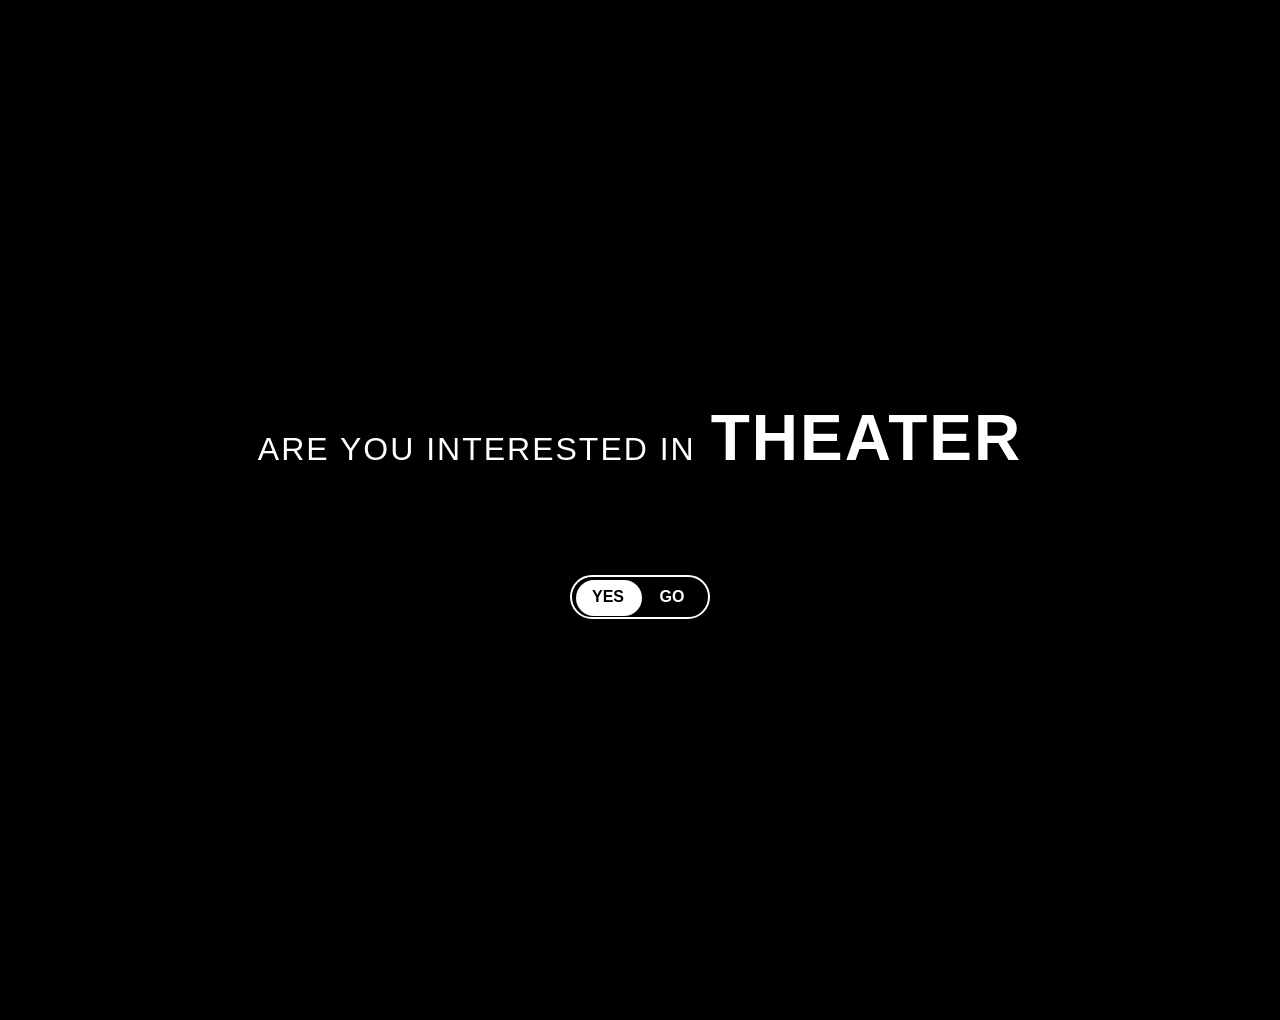
<file: index.html>
<!DOCTYPE html>
<html lang="zh-CN">
<head>
    <meta charset="UTF-8">
    <meta name="viewport" content="width=device-width, initial-scale=1.0">
    <title>Interest Check</title>

    <link rel="stylesheet" href="style.css">
    <link rel="stylesheet" href="ui.css">
</head>

<body class="dark-mode">

    <header class="title-group">
        <span class="title-thin">ARE YOU INTERESTED IN</span>
        <span class="title-thick">THEATER</span>
    </header>

    <div class="toggle-wrapper toggle-dark" id="myToggle">
        <div class="toggle-slider"></div>
        <span class="toggle-text text-left">YES</span>
        <span class="toggle-text text-right">GO</span>
    </div>

    <script>
        // click → animate → next page
        document.getElementById('myToggle').addEventListener('click', function () {
            this.classList.add('active');
            setTimeout(() => {
                window.location.href = 'page2.html';
            }, 500);
        });
    </script>

</body>
</html>
</file>
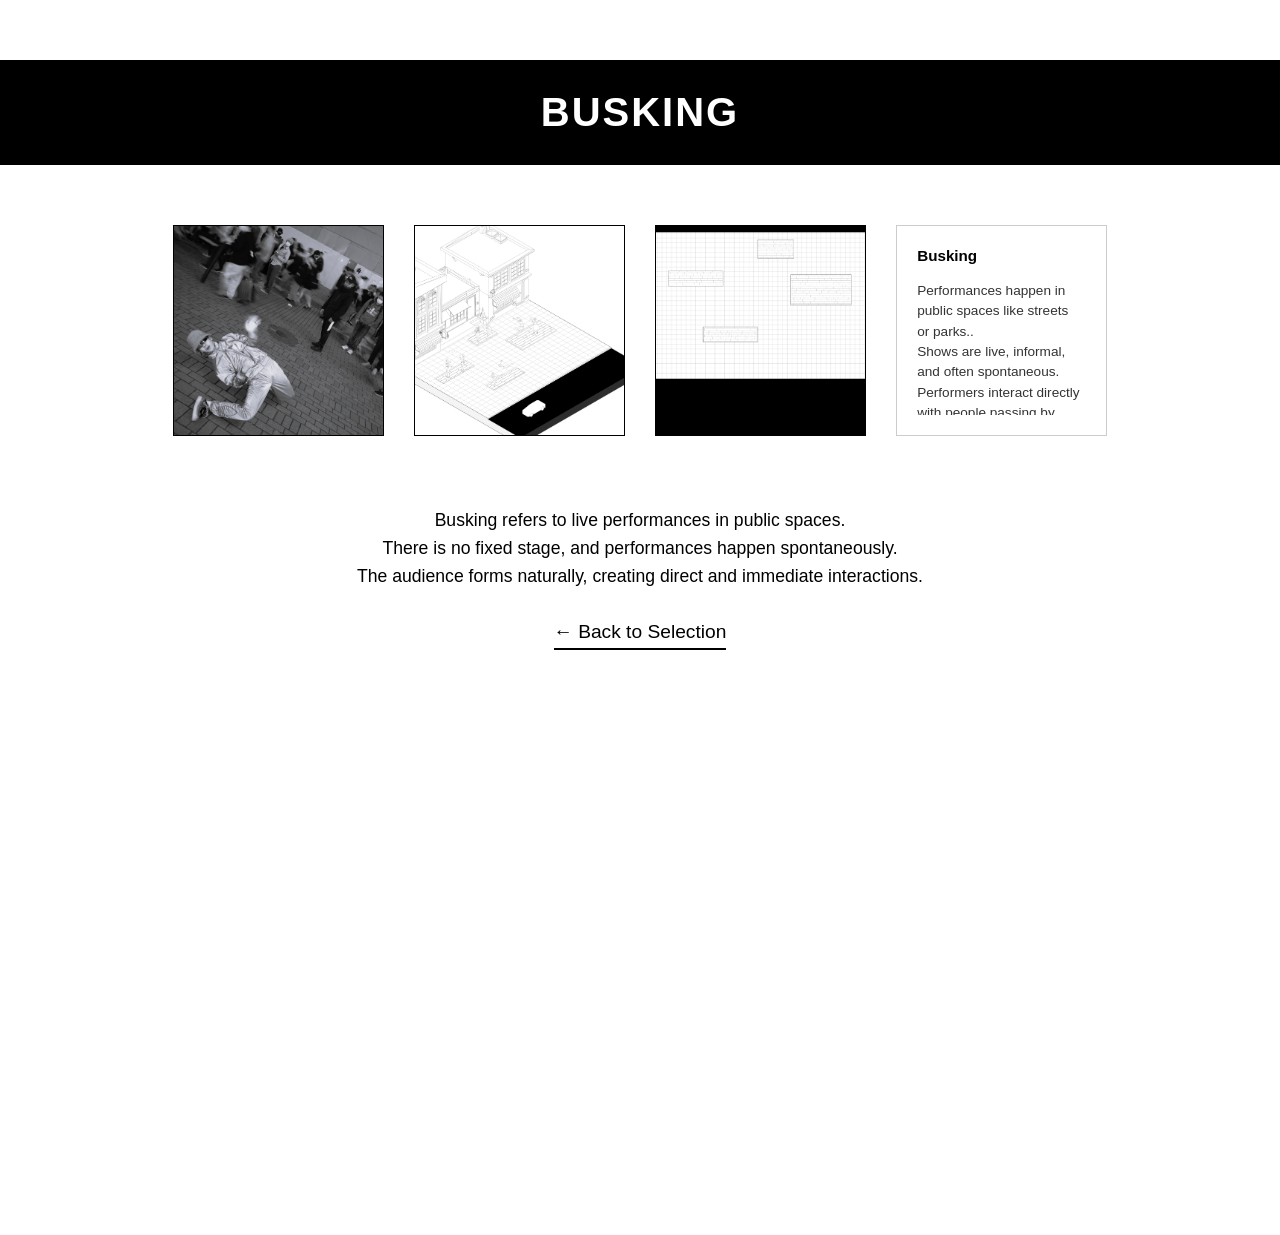
<file: busking.html>
<!DOCTYPE html>
<html lang="zh-CN">
<head>
    <meta charset="UTF-8">
    <meta name="viewport" content="width=device-width, initial-scale=1.0">
    <title>Busking</title>
    <link rel="stylesheet" href="style.css">
    <link rel="stylesheet" href="ui.css">
    <style>
        
 .detail-img-box, .detail-info-box {
            width: 16.5%; 
        }
        .detail-row {
            justify-content: center;
            gap: 30px;
        }
    </style>
</head>
<body>

    <div class="detail-header">BUSKING</div>

    <div class="detail-container">
        
        <div class="detail-row">
            <div class="detail-img-box"><img src="bus1.jpg" alt="JPG"></div>
            <div class="detail-img-box"><img src="bus11.jpg" alt="JPG"></div>
            <div class="detail-img-box"><img src="bus12.jpg" alt="JPG"></div>
      <div class="detail-info-box">
            <div class="box-title">Busking</div>
            <div class="box-text">
            Performances happen in public spaces like streets or parks..<br>
            Shows are live, informal, and often spontaneous.<br>
            Performers interact directly with people passing by.
            </div>
    </div>

    <div class="detail-footer-section">
            <p class="detail-footer-text">
           Busking refers to live performances in public spaces.<br>
           There is no fixed stage, and performances happen spontaneously.<br>
           The audience forms naturally, creating direct and immediate interactions.
            </p>
        <a href="page2.html" class="back-link">← Back to Selection</a>
        </div>
    </div>
</body>
</html>
</file>
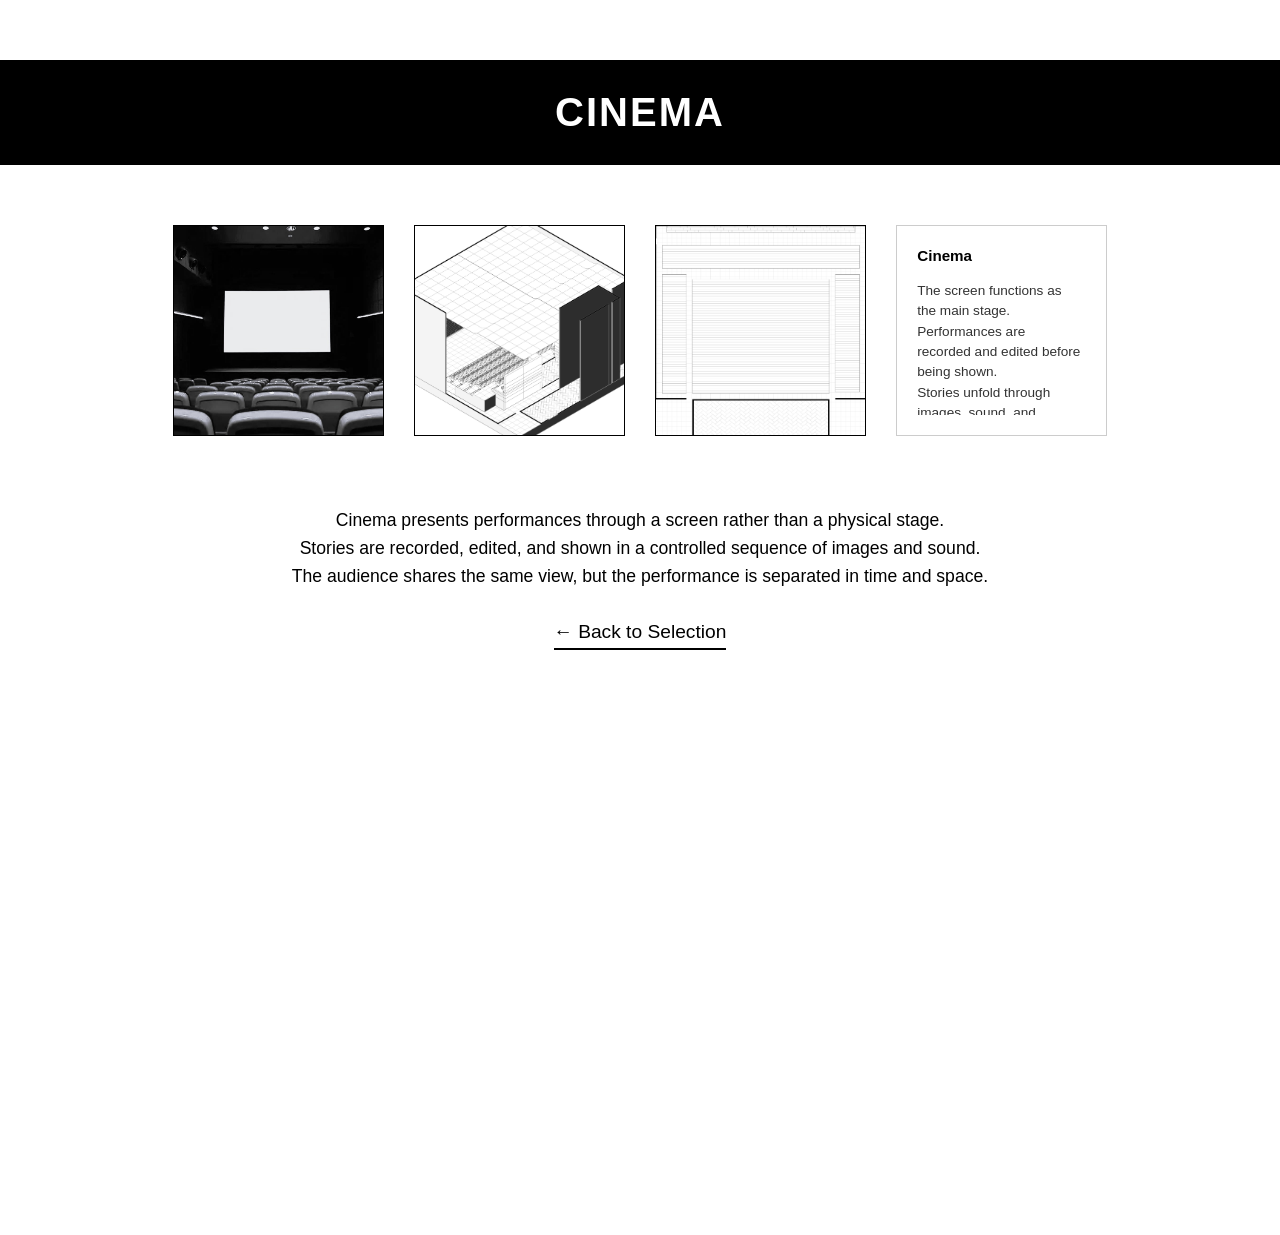
<file: cinema.html>
<!DOCTYPE html>
<html lang="zh-CN">
<head>
    <meta charset="UTF-8">
    <meta name="viewport" content="width=device-width, initial-scale=1.0">
    <title>Cinema</title>
    <link rel="stylesheet" href="style.css">
    <link rel="stylesheet" href="ui.css">
    <style>
        
 .detail-img-box, .detail-info-box {
            width: 16.5%; 
        }
        .detail-row {
            justify-content: center;
            gap: 30px;
        }
    </style>
</head>
<body>

    <div class="detail-header">CINEMA</div>

    <div class="detail-container">
        
        <div class="detail-row">
            <div class="detail-img-box"><img src="cin1.jpg" alt="JPG"></div>
            <div class="detail-img-box"><img src="cin11.jpg" alt="JPG"></div>
            <div class="detail-img-box"><img src="cin12.jpg" alt="JPG"></div>
      <div class="detail-info-box">
            <div class="box-title">Cinema</div>
            <div class="box-text">
            The screen functions as the main stage.<br>
            Performances are recorded and edited before being shown.<br>
            Stories unfold through images, sound, and cinematic techniques.
            </div>
    </div>

    <div class="detail-footer-section">
            <p class="detail-footer-text">
           Cinema presents performances through a screen rather than a physical stage.<br>
           Stories are recorded, edited, and shown in a controlled sequence of images and sound.<br>
           The audience shares the same view, but the performance is separated in time and space.
            </p>
        <a href="page2.html" class="back-link">← Back to Selection</a>
        </div>
    </div>
</body>
</html>
</file>
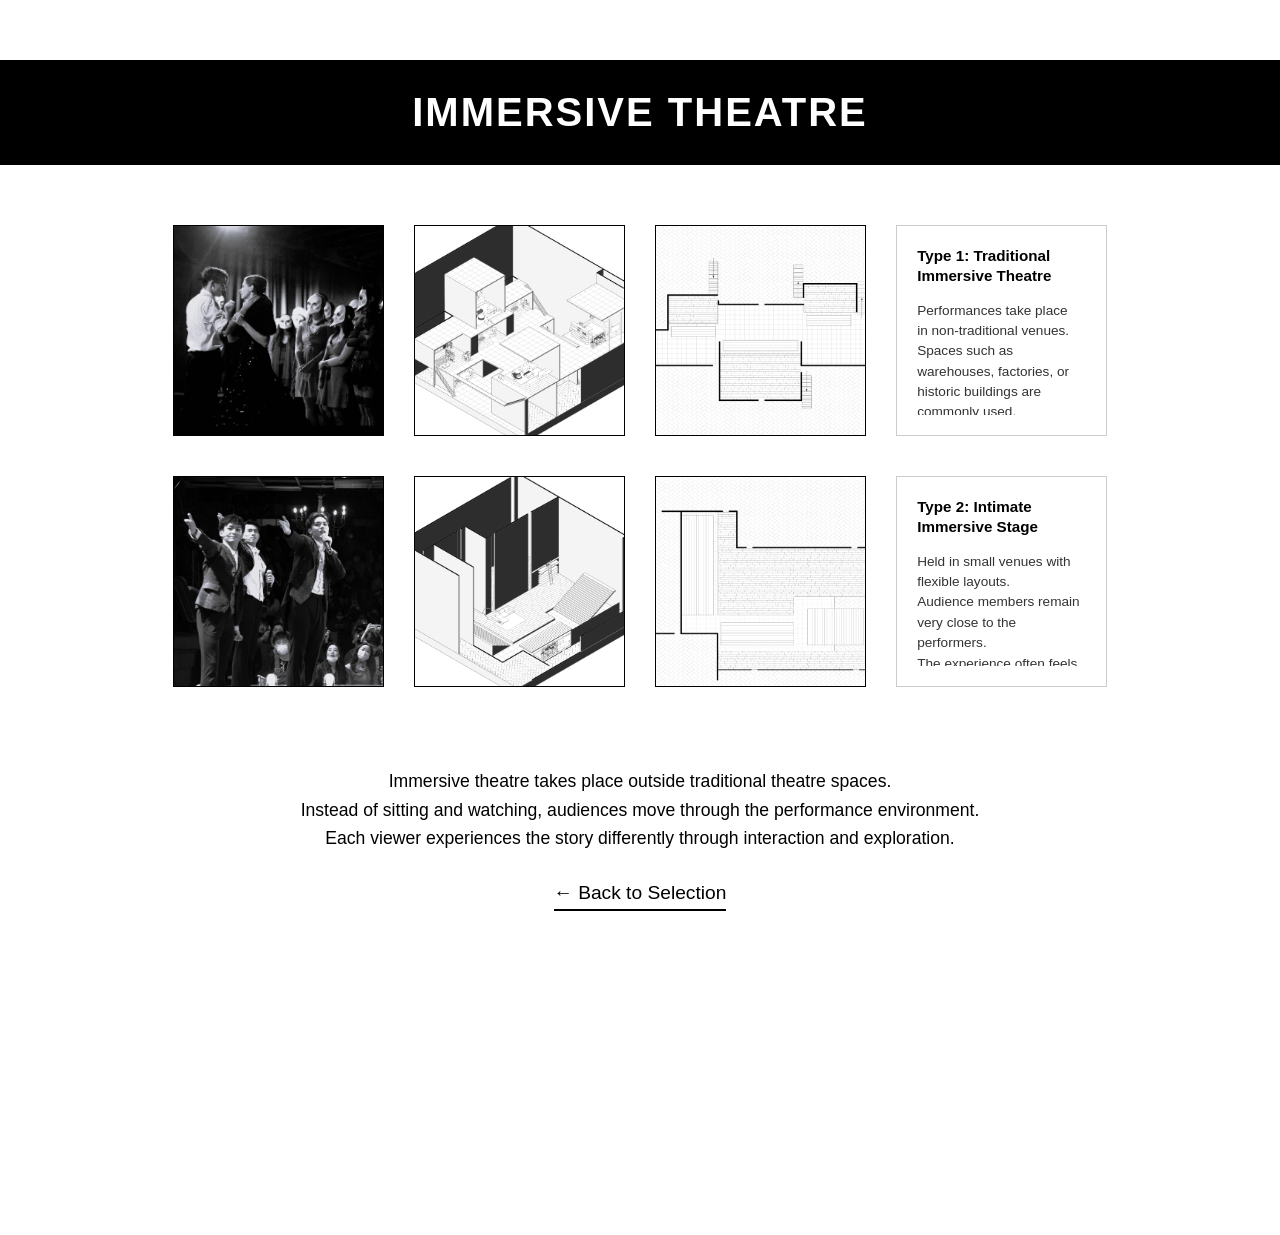
<file: immersive.html>
<!DOCTYPE html>
<html lang="zh-CN">
<head>
    <meta charset="UTF-8">
    <meta name="viewport" content="width=device-width, initial-scale=1.0">
    <title>Immersive Theatre</title>

    <link rel="stylesheet" href="style.css">
    <link rel="stylesheet" href="ui.css">
</head>
<body>

    <div class="detail-header">IMMERSIVE THEATRE</div>

    <div class="detail-container">

        <div class="detail-row">
            <div class="detail-img-box">
                <img src="im1.jpg" alt="Traditional Immersive Photo">
            </div>
            <div class="detail-img-box">
                <img src="im11.jpg" alt="Traditional Immersive Axonometric">
            </div>
            <div class="detail-img-box">
                <img src="im12.jpg" alt="Traditional Immersive Plan">
            </div>

            <div class="detail-info-box">
                <div class="box-title">Type 1: Traditional Immersive Theatre</div>
                <div class="box-text">
                    Performances take place in non-traditional venues.<br>
                    Spaces such as warehouses, factories, or historic buildings are commonly used.<br>
                    The audience moves freely and interacts with scenes and performers.
                </div>
            </div>
        </div>

        <div class="detail-row">
            <div class="detail-img-box">
                <img src="im2.jpg" alt="Intimate Immersive Photo">
            </div>
            <div class="detail-img-box">
                <img src="im21.jpg" alt="Intimate Immersive Axonometric">
            </div>
            <div class="detail-img-box">
                <img src="im22.jpg" alt="Intimate Immersive Plan">
            </div>

            <div class="detail-info-box">
                <div class="box-title">Type 2: Intimate Immersive Stage</div>
                <div class="box-text">
                    Held in small venues with flexible layouts.<br>
                    Audience members remain very close to the performers.<br>
                    The experience often feels personal and direct.
                </div>
            </div>
        </div>

        <div class="detail-footer-section">
            <p class="detail-footer-text">
                Immersive theatre takes place outside traditional theatre spaces.<br>
                Instead of sitting and watching, audiences move through the performance environment.<br>
                Each viewer experiences the story differently through interaction and exploration.
            </p>

            <a href="page2.html" class="back-link">← Back to Selection</a>
        </div>

    </div>

</body>
</html>
</file>
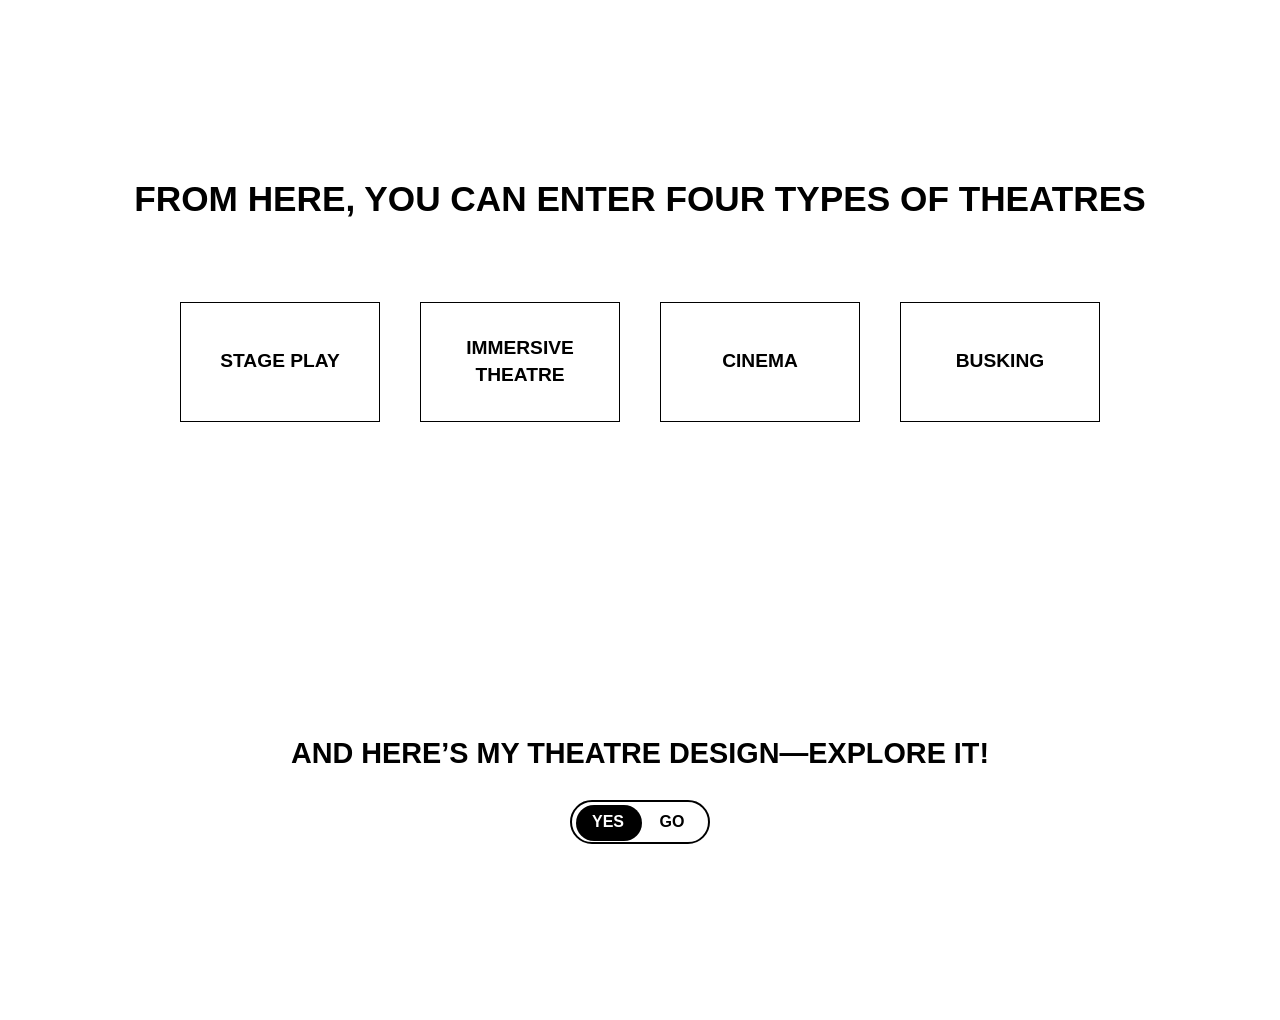
<file: page2.html>
<!DOCTYPE html>
<html lang="zh-CN">
<head>
    <meta charset="UTF-8">
    <meta name="viewport" content="width=device-width, initial-scale=1.0">
    <title>Select Type</title>

    <link rel="stylesheet" href="style.css">
    <link rel="stylesheet" href="ui.css">
</head>

<body>

    <header class="text-level-1" style="margin-bottom: 80px;">
        FROM HERE, YOU CAN ENTER FOUR TYPES OF THEATRES
    </header>

    <main class="options-container">
        <div class="ui-portfolio-box" data-link="stage_play.html">
            <span class="text-level-3">STAGE PLAY</span>
        </div>

        <div class="ui-portfolio-box" data-link="immersive.html">
            <span class="text-level-3">IMMERSIVE<br>THEATRE</span>
        </div>

        <div class="ui-portfolio-box" data-link="cinema.html">
            <span class="text-level-3">CINEMA</span>
        </div>

        <div class="ui-portfolio-box" data-link="busking.html">
            <span class="text-level-3">BUSKING</span>
        </div>
    </main>

    <div class="spacer-huge"></div>

    <section class="text-level-2" style="margin-bottom: 30px;">
        AND HERE’S MY THEATRE DESIGN—EXPLORE IT!
    </section>

    <div class="toggle-wrapper toggle-light" id="bottomToggle">
        <div class="toggle-slider"></div>
        <span class="toggle-text text-left">YES</span>
        <span class="toggle-text text-right">GO</span>
    </div>

    <script>
        document.querySelectorAll('.ui-portfolio-box').forEach(function (box) {
            box.addEventListener('click', function () {
                const target = this.getAttribute('data-link');
                this.classList.add('clicked');

                setTimeout(function () {
                    window.location.href = target;
                }, 300);
            });
        });

        document.getElementById('bottomToggle').addEventListener('click', function () {
            this.classList.add('active');

            setTimeout(function () {
                window.location.href = 'https://feiyun17.github.io/Blurring-boundaries_thertergit/';
            }, 500);
        });
    </script>

</body>
</html>
</file>
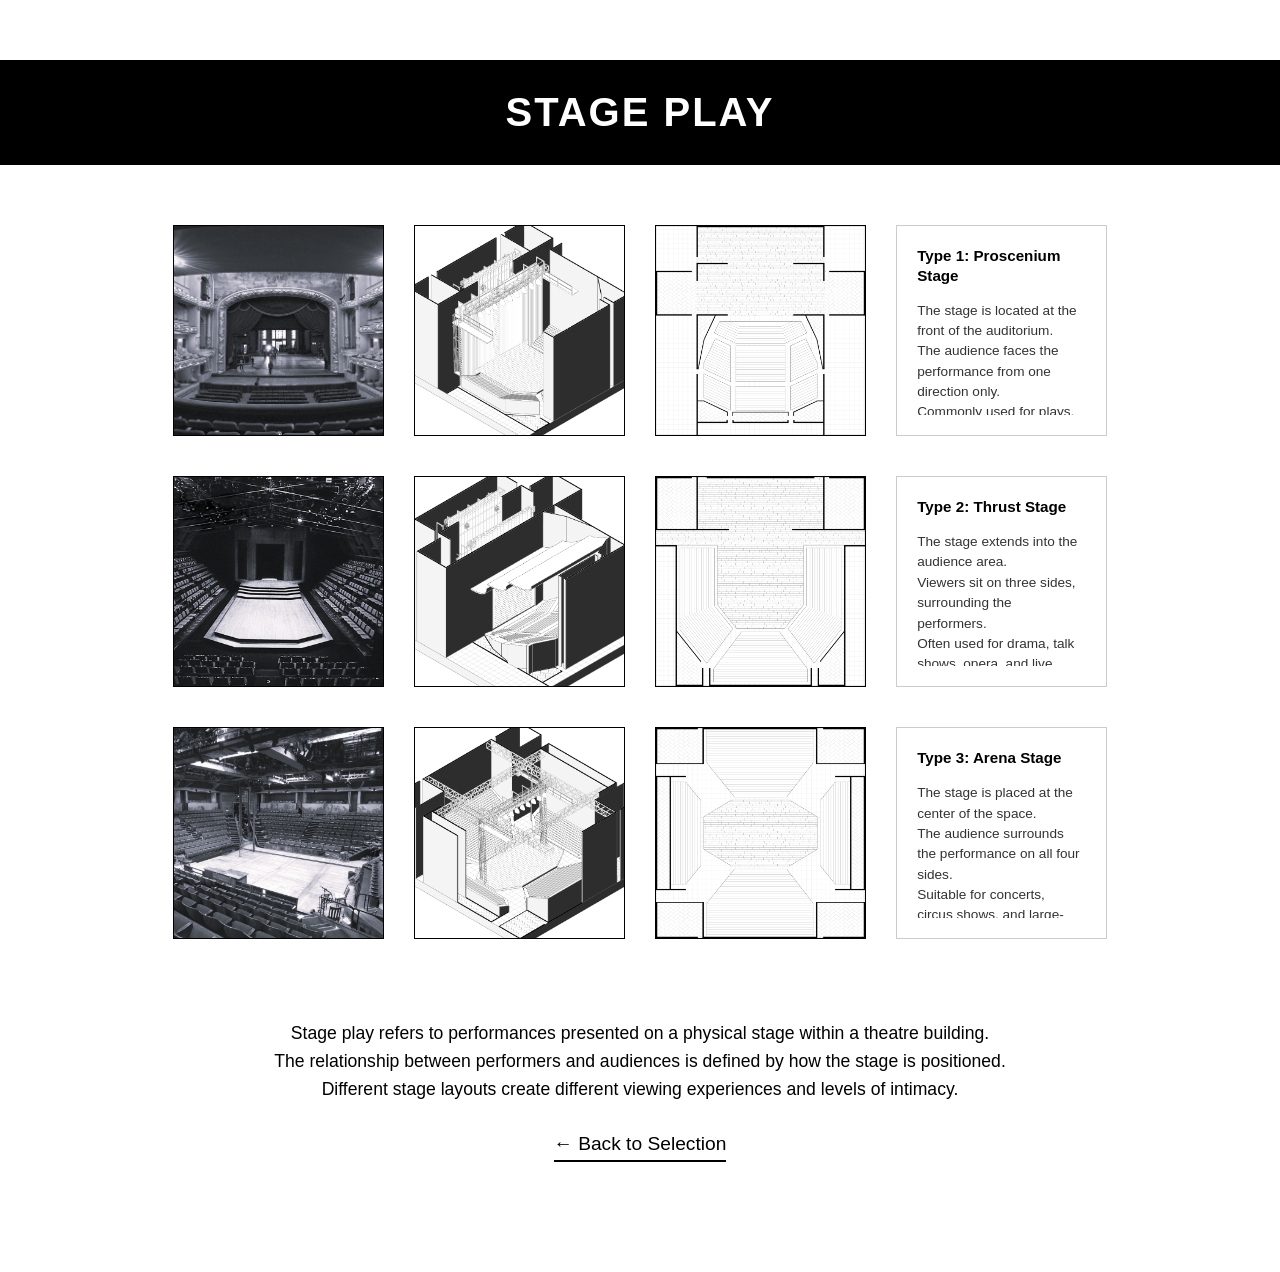
<file: stage_play.html>
<!DOCTYPE html>
<html lang="zh-CN">
<head>
    <meta charset="UTF-8">
    <meta name="viewport" content="width=device-width, initial-scale=1.0">
    <title>Stage Play</title>

    <link rel="stylesheet" href="style.css">
    <link rel="stylesheet" href="ui.css">
</head>
<body>

    <div class="detail-header">STAGE PLAY</div>

    <div class="detail-container">

        <div class="detail-row">
            <div class="detail-img-box">
                <img src="st1.jpg" alt="Proscenium Photo">
            </div>
            <div class="detail-img-box">
                <img src="st11.jpg" alt="Proscenium Axonometric">
            </div>
            <div class="detail-img-box">
                <img src="st12.jpg" alt="Proscenium Plan">
            </div>

            <div class="detail-info-box">
                <div class="box-title">Type 1: Proscenium Stage</div>
                <div class="box-text">
                    The stage is located at the front of the auditorium.<br>
                    The audience faces the performance from one direction only.<br>
                    Commonly used for plays, musicals, opera, and formal stage productions.
                </div>
            </div>
        </div>

        <div class="detail-row">
            <div class="detail-img-box">
                <img src="st2.jpg" alt="Thrust Photo">
            </div>
            <div class="detail-img-box">
                <img src="st21.jpg" alt="Thrust Axonometric">
            </div>
            <div class="detail-img-box">
                <img src="st22.jpg" alt="Thrust Plan">
            </div>

            <div class="detail-info-box">
                <div class="box-title">Type 2: Thrust Stage</div>
                <div class="box-text">
                    The stage extends into the audience area.<br>
                    Viewers sit on three sides, surrounding the performers.<br>
                    Often used for drama, talk shows, opera, and live concerts.
                </div>
            </div>
        </div>

        <div class="detail-row">
            <div class="detail-img-box">
                <img src="st3.jpg" alt="Arena Photo">
            </div>
            <div class="detail-img-box">
                <img src="st31.jpg" alt="Arena Axonometric">
            </div>
            <div class="detail-img-box">
                <img src="st32.jpg" alt="Arena Plan">
            </div>

            <div class="detail-info-box">
                <div class="box-title">Type 3: Arena Stage</div>
                <div class="box-text">
                    The stage is placed at the center of the space.<br>
                    The audience surrounds the performance on all four sides.<br>
                    Suitable for concerts, circus shows, and large-scale events.
                </div>
            </div>
        </div>

        <div class="detail-footer-section">
            <p class="detail-footer-text">
                Stage play refers to performances presented on a physical stage within a theatre building.<br>
                The relationship between performers and audiences is defined by how the stage is positioned.<br>
                Different stage layouts create different viewing experiences and levels of intimacy.
            </p>

            <a href="page2.html" class="back-link">← Back to Selection</a>
        </div>

    </div>

</body>
</html>
</file>
<file: style.css>
body {
    margin: 0;
    min-height: 100vh;
    font-family: 'Microsoft JhengHei', 'Microsoft YaHei', sans-serif;
    color: #000000;

    /* 页面整体居中 */
    display: flex;
    flex-direction: column;
    align-items: center;
    justify-content: center;

    padding-top: 60px;
    padding-bottom: 60px;
}

/* 深色背景 */
body.dark-mode {
    background-color: #000000;
    color: #ffffff;
}

.text-level-1 {
    font-size: 2.2rem;
    font-weight: 900;
    text-align: center;
    width: 90%;
    margin-bottom: 60px;
    text-transform: uppercase;
    line-height: 1.3;   /* 行距稍微收紧 */
}

.text-level-2 {
    font-size: 1.8rem;
    font-weight: 800;
    text-align: center;
    width: 90%;
    margin-bottom: 40px;
    text-transform: uppercase;
}

.text-level-3 {
    font-size: 1.2rem;
    font-weight: bold;
    line-height: 1.4;
    text-align: center;
    margin: 0;
    text-transform: uppercase;
}

/* 标题组合用 */
.title-group {
    display: flex;
    align-items: baseline;
    gap: 15px;
    flex-wrap: wrap;
    justify-content: center;
    margin-bottom: 100px;
}

.title-thin {
    font-size: 2rem;
    font-weight: 300;
    letter-spacing: 2px;
}

.title-thick {
    font-size: 4rem;
    font-weight: 900;
    letter-spacing: 2px;
}
</file>
<file: ui.css>
/* 1. 首页和选项页 */
.options-container {
    display: flex;        /* 横向排列 */
    gap: 40px;            /* 间距 */
    flex-wrap: wrap;      /* 换行 */
    justify-content: center; 
    width: 100%;
    max-width: 1200px;
}

.ui-portfolio-box {
    display: flex;
    flex-direction: column;
    justify-content: center; 
    align-items: center;   
    width: 200px;
    height: 120px;
    background-color: #fff;
    border: 1.5px solid #000;
    border-radius: 0;
    text-decoration: none;
    color: #000;
    cursor: pointer;
    transition: background-color 0.3s, color 0.3s;
    user-select: none;
    box-sizing: border-box;
}

.ui-portfolio-box:hover { background-color: #f0f0f0; }

.ui-portfolio-box.clicked {
    background-color: #000;
    color: #fff;
    border-color: #000;
}

.ui-portfolio-box.clicked .text-level-3 { color: #fff; }


/* 2. 滑动开关 */
.toggle-wrapper {
    position: relative;
    width: 140px;
    height: 44px;
    border-radius: 50px;
    cursor: pointer;
    display: flex;
    align-items: center;
    justify-content: space-between;
    padding: 0 4px;
    box-sizing: border-box;
    overflow: hidden;
    user-select: none;
    z-index: 10;
}

.toggle-slider {
    position: absolute;
    top: 3px;
    left: 4px;
    width: 66px;
    height: 36px;
    border-radius: 50px;
    transition: left 0.5s cubic-bezier(0.68, -0.55, 0.27, 1.55);
    z-index: 0;
}

.toggle-wrapper.active .toggle-slider { left: 68px; }

.toggle-text {
    position: relative;
    z-index: 1;
    width: 50%;
    text-align: center;
    font-size: 1rem;
    font-weight: bold;
    transition: color 0.3s;
    line-height: 44px;
}

/* 暗色模式 */
.toggle-dark { border: 2px solid #fff; background: transparent; }
.toggle-dark .toggle-slider { background: #fff; }
.toggle-dark .text-left { color: #000 !important; }
.toggle-dark .text-right { color: #fff !important; }
.toggle-dark.active .text-left { color: #fff !important; }
.toggle-dark.active .text-right { color: #000 !important; }

/* 亮色模式 */
.toggle-light { border: 2px solid #000; background: transparent; }
.toggle-light .toggle-slider { background: #000; }
.toggle-light .text-left { color: #fff !important; }
.toggle-light .text-right { color: #000 !important; }
.toggle-light.active .text-left { color: #000 !important; }
.toggle-light.active .text-right { color: #fff !important; }


/* 3. 间距 */
.spacer-huge { height: 35vh; min-height: 300px; width: 100%; }
.spacer-medium { height: 200px; width: 100%; }
.spacer-large { height: 120px; width: 100%; }


/* 4. 详情页 */
.detail-header {
    width: 100%;
    background: #000;
    color: #fff;
    padding: 30px 0;
    text-align: center;
    font-size: 2.5rem;
    font-weight: 900;
    text-transform: uppercase;
    letter-spacing: 2px;
    margin-bottom: 60px;
}

.detail-container {
    display: flex;
    flex-direction: column;
    justify-content: flex-start; 
    gap: 40px; 
    min-height: 100vh;
    padding-bottom: 50px; 
}

.detail-row {
    display: flex;
    justify-content: center;
    align-items: flex-start; 
    gap: 30px;
    flex-wrap: wrap;
}

.detail-img-box, 
.detail-info-box {
    width: 16.5%;         
    aspect-ratio: 1 / 1;  
    border: 1px solid #000;
    box-sizing: border-box;
}

.detail-img-box {
    background: #f9f9f9;
    display: flex;
    justify-content: center;
    align-items: center;
    overflow: hidden;
}
.detail-img-box img {
    width: 100%;
    height: 100%;
    object-fit: cover;
}

.detail-info-box {
    border: 1px solid #ccc;
    background: #fff;
    display: flex;
    flex-direction: column; 
    padding: 20px;          
    overflow: hidden;  
}

.box-title {
    font-weight: bold;
    font-size: 0.95rem;
    line-height: 1.3;
    color: #000;
    margin-bottom: 15px;    
    flex-shrink: 0;
    width: 100%;
}

.box-text {
    font-size: 0.85rem;
    line-height: 1.5;
    color: #333;
    flex-grow: 1;           
    overflow-y: auto;       
    padding-right: 5px;     
}

.box-text::-webkit-scrollbar {
    width: 4px; 
}
.box-text::-webkit-scrollbar-thumb {
    background: #ccc;
    border-radius: 4px;
}

.detail-footer-text {
    max-width: 800px;
    text-align: center;
    font-size: 1.1rem;
    line-height: 1.6;
    margin: 0 auto 60px auto;
}

.back-link {
    display: inline-flex;
    align-items: center;
    gap: 10px;
    font-size: 1.2rem;
    color: #000;
    text-decoration: none;
    border-bottom: 2px solid #000;
    padding-bottom: 5px;
    transition: all 0.3s;
    margin-bottom: 60px;
}
.back-link:hover {
    color: #555;
    border-color: #555;
    gap: 15px;
}

.detail-footer-section {
    display: flex;
    flex-direction: column; 
    align-items: center;    
    gap: 30px;              
    width: 100%;
    margin-top: 40px;       
}

.detail-footer-section .detail-footer-text { margin: 0; }
.detail-footer-section .back-link { margin: 0; }
</file>
